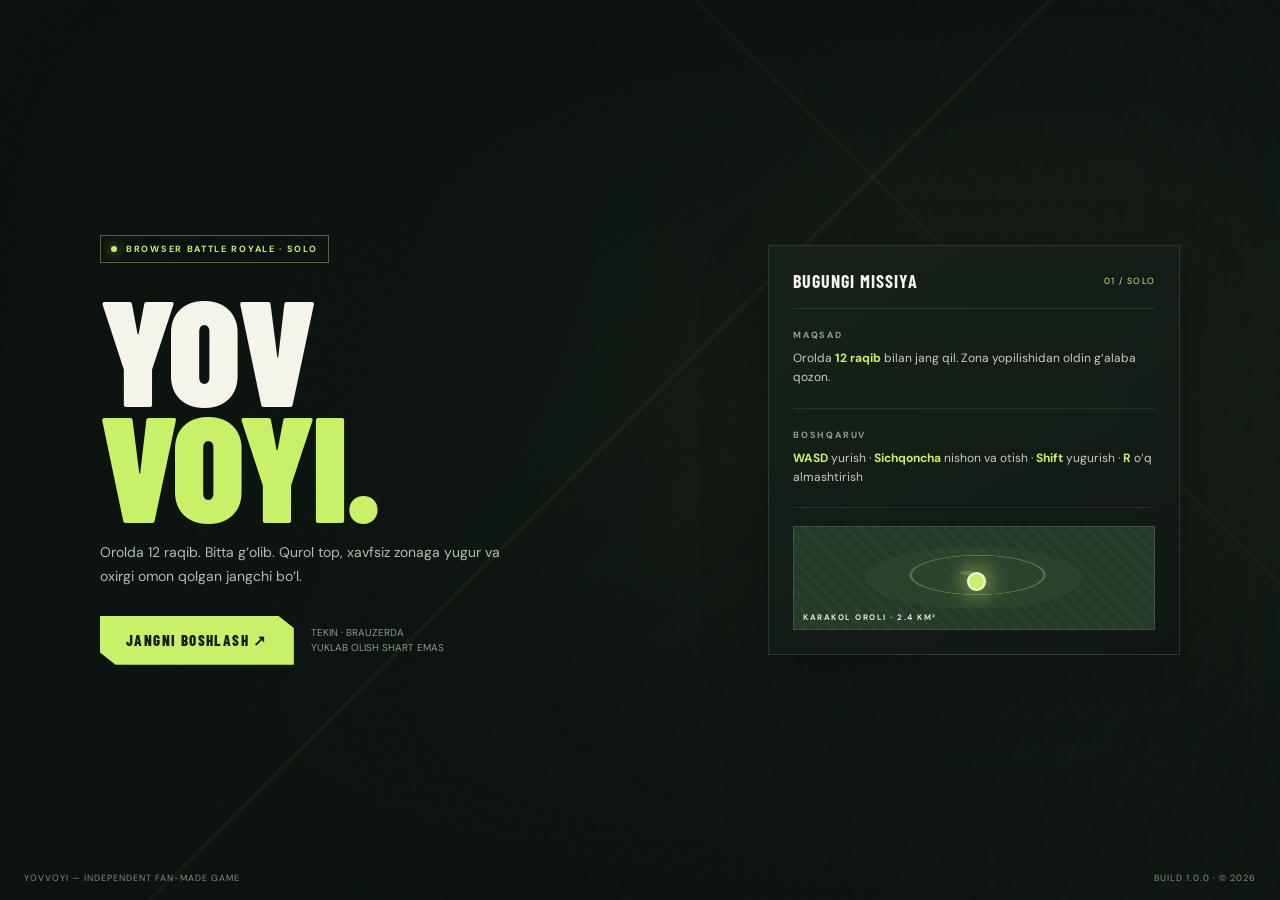
<file: battle-royale.html>
<!doctype html>
<html lang="uz">
<head>
<meta charset="utf-8"><meta name="viewport" content="width=device-width,initial-scale=1,maximum-scale=1,user-scalable=no"><meta name="theme-color" content="#101813"><title>YOVVOYI — Battle Royale</title>
<style>
@import url('https://fonts.googleapis.com/css2?family=Barlow+Condensed:wght@500;600;700;800;900&family=DM+Sans:wght@400;500;600;700&display=swap');
:root{--lime:#c8f169;--ink:#101813;--panel:rgba(12,20,16,.82);--muted:#a9b5a7}*{box-sizing:border-box}html,body{margin:0;width:100%;height:100%;overflow:hidden;background:#101813;color:#f4f4e9;font-family:'DM Sans',sans-serif}button{font:inherit}#game{display:block;width:100%;height:100%;cursor:crosshair}.grain{pointer-events:none;position:fixed;inset:0;opacity:.08;z-index:4;background-image:url("data:image/svg+xml,%3Csvg viewBox='0 0 180 180' xmlns='http://www.w3.org/2000/svg'%3E%3Cfilter id='n'%3E%3CfeTurbulence type='fractalNoise' baseFrequency='.82' numOctaves='3' stitchTiles='stitch'/%3E%3C/filter%3E%3Crect width='100%25' height='100%25' filter='url(%23n)' opacity='.48'/%3E%3C/svg%3E")}.vignette{position:fixed;inset:0;pointer-events:none;z-index:2;box-shadow:inset 0 0 170px 30px #07100dcc}.hud{position:fixed;inset:0;pointer-events:none;z-index:3;display:none}.brand{position:absolute;top:24px;left:28px;display:flex;align-items:center;gap:12px}.brand-mark{width:37px;height:37px;border:1px solid #c8f16980;color:var(--lime);display:grid;place-items:center;font:800 21px 'Barlow Condensed';transform:skew(-8deg)}.brand small,.eyebrow{font:700 10px 'DM Sans';letter-spacing:2px;color:var(--lime)}.brand b{display:block;font:800 19px 'Barlow Condensed';letter-spacing:1px}.stats{position:absolute;top:22px;right:26px;display:flex;gap:10px}.stat{min-width:100px;padding:10px 14px;background:#0d1712c9;border:1px solid #ffffff17;backdrop-filter:blur(10px)}.stat span{display:block;color:#9aa89a;font-size:9px;letter-spacing:1.6px;font-weight:700}.stat strong{font:700 21px 'Barlow Condensed';letter-spacing:.5px}.stat strong em{font-style:normal;color:var(--lime)}.bottom-left{position:absolute;bottom:25px;left:28px;width:230px}.health-row{display:flex;justify-content:space-between;font-size:10px;font-weight:700;letter-spacing:1px;margin-bottom:8px}.health-row span:last-child{color:var(--lime)}.bar{height:7px;background:#d8e3d31c;border:1px solid #ffffff12}.bar i{display:block;height:100%;width:100%;background:linear-gradient(90deg,#8dc33d,var(--lime));transition:width .15s}.weapon{position:absolute;bottom:24px;right:28px;min-width:180px;padding:12px 16px;background:#0d1712dd;border:1px solid #ffffff1b;text-align:right}.weapon b{font:800 19px 'Barlow Condensed';letter-spacing:1px;display:block}.weapon small{font-size:9px;color:#a6b2a5;letter-spacing:1px}.weapon strong{color:var(--lime);font:700 17px 'Barlow Condensed';margin-left:10px}.zone-warning{position:absolute;top:100px;left:50%;transform:translateX(-50%);padding:9px 16px;background:#111a14d9;border:1px solid #c8f16970;color:var(--lime);font-size:10px;font-weight:700;letter-spacing:1.4px;display:none}.toast{position:absolute;top:145px;left:50%;transform:translateX(-50%);padding:10px 16px;background:#111a14ee;border:1px solid #ffffff30;color:#f4f4e9;font-size:12px;opacity:0;transition:opacity .2s}.toast.show{opacity:1}.crosshair{position:absolute;left:50%;top:50%;color:#e9f2d5;font-size:13px;text-shadow:0 1px 5px #000}.mini{position:absolute;right:26px;top:93px;width:138px;height:138px;background:#121b16bd;border:1px solid #ffffff31;border-radius:50%;overflow:hidden}.mini canvas{width:100%;height:100%}.controls{position:absolute;left:50%;bottom:22px;transform:translateX(-50%);font-size:9px;color:#c3ccc0aa;letter-spacing:.7px;white-space:nowrap}.controls kbd{padding:3px 6px;border:1px solid #ffffff30;background:#ffffff0b;border-radius:3px;color:#e5e9dd;font:600 9px 'DM Sans';margin:0 2px}.overlay{position:fixed;inset:0;z-index:5;display:grid;place-items:center;background:linear-gradient(110deg,#0b120feF,#0b120f8a 64%,#10181287),radial-gradient(ellipse at 74% 44%,#526d3440,transparent 52%);padding:24px}.overlay:before{content:'';position:absolute;inset:0;background:linear-gradient(135deg,transparent 48%,#c8f1690d 48.1%,transparent 48.4%),linear-gradient(45deg,transparent 73%,#c8f1690b 73.1%,transparent 73.4%);pointer-events:none}.hero{position:relative;width:min(1080px,100%);display:grid;grid-template-columns:1.2fr .8fr;align-items:center;gap:50px}.hero-copy{max-width:620px}.tag{display:inline-flex;align-items:center;gap:9px;border:1px solid #c8f16960;padding:7px 10px;color:var(--lime);font-size:9px;font-weight:700;letter-spacing:1.7px}.tag i{width:6px;height:6px;border-radius:50%;background:var(--lime);box-shadow:0 0 12px var(--lime)}h1{font:900 clamp(76px,12vw,150px)/.77 'Barlow Condensed';letter-spacing:-3px;margin:27px 0 20px;text-transform:uppercase}h1 span{display:block;color:var(--lime)}.sub{font-size:14px;line-height:1.7;color:#b1bdb0;max-width:430px}.cta{margin-top:27px;display:flex;align-items:center;gap:17px}.play{border:0;background:var(--lime);color:#182014;font:800 15px 'Barlow Condensed';letter-spacing:1.4px;padding:15px 26px;cursor:pointer;clip-path:polygon(0 0,92% 0,100% 25%,100% 100%,8% 100%,0 75%);transition:transform .15s,filter .15s}.play:hover{transform:translateY(-2px);filter:brightness(1.08)}.cta small{color:#8e9b8e;font-size:10px;line-height:1.5}.feature-card{border:1px solid #ffffff1d;background:linear-gradient(145deg,#18241bbf,#101713d9);padding:24px;backdrop-filter:blur(12px);box-shadow:0 20px 60px #0004}.card-head{display:flex;justify-content:space-between;align-items:center;border-bottom:1px solid #ffffff17;padding-bottom:16px}.card-head b{font:700 18px 'Barlow Condensed';letter-spacing:1px}.card-head span{font-size:9px;color:var(--lime);letter-spacing:1.2px}.mission{padding:20px 0;border-bottom:1px solid #ffffff14}.mission:last-child{border:0;padding-bottom:0}.mission-label{font-size:9px;letter-spacing:1.8px;color:#91a08e;font-weight:700}.mission p{font-size:12px;line-height:1.6;color:#c6cec3;margin:8px 0 0}.mission b{color:var(--lime)}.map-art{height:104px;margin-top:18px;border:1px solid #ffffff1b;position:relative;overflow:hidden;background:radial-gradient(ellipse at 48% 45%,#758c4c80 0 2%,transparent 3%),radial-gradient(ellipse at 51% 47%,transparent 0 25%,#c8f16945 25.4% 26%,transparent 26.4%),radial-gradient(ellipse at 50% 50%,#344b3266 0 42%,transparent 43%),repeating-linear-gradient(45deg,#263a2a 0 7px,#2b402d 7px 10px);}.map-art:after{content:'';position:absolute;width:15px;height:15px;border-radius:50%;background:var(--lime);left:48%;top:44%;box-shadow:0 0 20px 6px #c8f16970;border:2px solid #f5ffd9}.map-label{position:absolute;bottom:7px;left:9px;color:#e2ebd8;font-size:8px;letter-spacing:1.5px;font-weight:700}.footer{position:fixed;bottom:16px;left:24px;right:24px;display:flex;justify-content:space-between;color:#809080;font-size:9px;letter-spacing:1px;z-index:6}.hide{display:none!important}.result-title{font:900 68px/.9 'Barlow Condensed';margin:18px 0 8px}.result-title.win{color:var(--lime)}.result-copy{color:#b4c0b2;font-size:13px}.touch{display:none;position:fixed;z-index:4;bottom:22px;left:18px;width:112px;height:112px;border-radius:50%;background:#ffffff14;border:1px solid #ffffff2a;touch-action:none;pointer-events:auto}.touch:after{content:'';position:absolute;width:42px;height:42px;border-radius:50%;background:#c8f16978;border:1px solid #c8f169;left:34px;top:34px}.fire-touch{display:none;position:fixed;z-index:4;right:24px;bottom:36px;width:68px;height:68px;border-radius:50%;border:1px solid #c8f16988;background:#c8f16928;color:var(--lime);font-size:11px;font-weight:800;pointer-events:auto;touch-action:none}
@media(max-width:760px){.hero{grid-template-columns:1fr;gap:24px}.hero-copy{padding-top:10px}h1{font-size:clamp(72px,19vw,122px);margin:22px 0 15px}.feature-card{padding:17px}.mission{padding:12px 0}.mission p{margin-top:5px}.map-art{height:70px;margin-top:10px}.footer{font-size:8px}.stats{top:12px;right:12px;gap:5px}.stat{min-width:68px;padding:7px 8px}.stat strong{font-size:17px}.stat span{font-size:7px}.brand{top:13px;left:12px}.brand-mark{width:30px;height:30px}.brand b{font-size:15px}.mini{top:75px;right:12px;width:100px;height:100px}.bottom-left{bottom:20px;left:12px;width:165px}.weapon{bottom:18px;right:12px;min-width:140px;padding:8px 10px}.controls{display:none}.touch,.fire-touch{display:block}.zone-warning{top:86px;font-size:8px}.toast{top:122px}.overlay{padding:17px}.sub{font-size:12px}.feature-card{max-width:500px}}
@media(max-height:700px) and (min-width:761px){.hero{transform:scale(.88)}h1{font-size:110px}.overlay{padding:10px}}
</style>
</head>
<body>
<canvas id="game" aria-label="Yovvoyi battle royale o‘yini"></canvas><div class="grain"></div><div class="vignette"></div>
<div class="hud" id="hud"><div class="brand"><div class="brand-mark">Y</div><div><small>LAST ONE STANDING</small><b>YOVVOYI</b></div></div><div class="stats"><div class="stat"><span>JANGCHILAR</span><strong id="players">13</strong></div><div class="stat"><span>ELIMINATSIYA</span><strong><em id="kills">0</em></strong></div><div class="stat"><span>ZONA</span><strong id="timer">00:45</strong></div></div><div class="zone-warning" id="warning">⚠ XAVFSIZ ZONA QISQARMOQDA</div><div class="toast" id="toast">O‘q-dori olindi</div><div class="crosshair">＋</div><div class="mini"><canvas id="minimap" width="138" height="138"></canvas></div><div class="bottom-left"><div class="health-row"><span>JON</span><span id="healthText">100 / 100</span></div><div class="bar"><i id="healthBar"></i></div></div><div class="weapon"><small>ASOSIY QUROL</small><b>RANGER <strong id="ammo">30 / ∞</strong></b></div><div class="controls"><kbd>W</kbd><kbd>A</kbd><kbd>S</kbd><kbd>D</kbd> HARAKAT &nbsp; <kbd>SHIFT</kbd> YUGURISH &nbsp; SICHQONCHA NISHON &nbsp; BOSING OTISH &nbsp; <kbd>R</kbd> QAYTA O‘Q</div></div>
<div class="touch" id="stick"></div><button class="fire-touch" id="fireTouch">OTISH</button>
<section class="overlay" id="menu"><div class="hero"><div class="hero-copy"><div class="tag"><i></i> BROWSER BATTLE ROYALE · SOLO</div><h1>YOV<span>VOYI.</span></h1><p class="sub">Orolda 12 raqib. Bitta g‘olib. Qurol top, xavfsiz zonaga yugur va oxirgi omon qolgan jangchi bo‘l.</p><div class="cta"><button class="play" id="start">JANGNI BOSHLASH <span>↗</span></button><small>TEKIN · BRAUZERDA<br>YUKLAB OLISH SHART EMAS</small></div></div><aside class="feature-card"><div class="card-head"><b>BUGUNGI MISSIYA</b><span>01 / SOLO</span></div><div class="mission"><div class="mission-label">MAQSAD</div><p>Orolda <b>12 raqib</b> bilan jang qil. Zona yopilishidan oldin g‘alaba qozon.</p></div><div class="mission"><div class="mission-label">BOSHQARUV</div><p><b>WASD</b> yurish · <b>Sichqoncha</b> nishon va otish · <b>Shift</b> yugurish · <b>R</b> o‘q almashtirish</p></div><div class="map-art"><span class="map-label">KARAKOL OROLI · 2.4 KM²</span></div></aside></div><div class="footer"><span>YOVVOYI — INDEPENDENT FAN-MADE GAME</span><span>BUILD 1.0.0 · © 2026</span></div></section>
<section class="overlay hide" id="result"><div class="hero" style="grid-template-columns:1fr;max-width:680px"><div class="hero-copy"><div class="tag"><i></i> JANG YAKUNLANDI</div><div class="result-title" id="resultTitle">G‘ALABA!</div><p class="result-copy" id="resultCopy">Sen orolning so‘nggi jangchisisan.</p><div class="cta"><button class="play" id="again">YANA JANG QILISH ↗</button></div></div></div></section>
<script>
(()=>{'use strict';
const canvas=document.getElementById('game'),ctx=canvas.getContext('2d'),mini=document.getElementById('minimap').getContext('2d');
const W=2200,H=1700,keys={},mouse={x:innerWidth/2,y:innerHeight/2,down:false};let running=false,raf=0,last=0,elapsed=0,kills=0,toastTimer=0,zoneWarned=false,shots=[],loot=[],decor=[],bots=[],player,camera={x:0,y:0},zone={x:W/2,y:H/2,r:790,start:790,min:115,delay:35,duration:190};
function resize(){const d=Math.min(devicePixelRatio||1,2);canvas.width=innerWidth*d;canvas.height=innerHeight*d;canvas.style.width=innerWidth+'px';canvas.style.height=innerHeight+'px';ctx.setTransform(d,0,0,d,0,0)}addEventListener('resize',resize);resize();
function rand(a,b){return a+Math.random()*(b-a)}function clamp(v,a,b){return Math.max(a,Math.min(b,v))}function dist(a,b){return Math.hypot(a.x-b.x,a.y-b.y)}
function newGame(){elapsed=0;kills=0;zone={x:W/2+rand(-130,130),y:H/2+rand(-100,100),r:790,start:790,min:115,delay:35,duration:190};zoneWarned=false;player={x:W/2,y:H/2,hp:100,ammo:30,reload:0,fire:0,angle:0,alive:true,speed:210};bots=[];shots=[];loot=[];decor=[];
 for(let i=0;i<75;i++){let x=rand(65,W-65),y=rand(65,H-65);decor.push({x,y,type:Math.random()<.58?'tree':'rock',s:rand(.75,1.35),shade:rand(0,1)})}
 // Abandoned structures and supply crates
 for(let i=0;i<16;i++){const x=rand(100,W-180),y=rand(100,H-150);decor.push({x,y,type:'house',w:rand(68,112),h:rand(54,88),shade:rand(0,1)})}
 for(let i=0;i<20;i++){const a=rand(0,Math.PI*2),r=rand(160,700);let x=clamp(zone.x+Math.cos(a)*r,60,W-60),y=clamp(zone.y+Math.sin(a)*r,60,H-60);loot.push({x,y,type:Math.random()<.72?'ammo':'med',active:true})}
 for(let i=0;i<12;i++){let a=rand(0,6.28),r=rand(170,730);bots.push({x:clamp(player.x+Math.cos(a)*r,60,W-60),y:clamp(player.y+Math.sin(a)*r,60,H-60),hp:100,alive:true,angle:0,speed:rand(82,115),fire:rand(.5,2),wander:rand(0,6),tx:0,ty:0,flash:0})}
 document.getElementById('kills').textContent='0';document.getElementById('players').textContent='13';document.getElementById('ammo').textContent='30 / ∞';document.getElementById('healthText').textContent='100 / 100';document.getElementById('healthBar').style.width='100%';document.getElementById('warning').style.display='none';document.getElementById('result').classList.add('hide');document.getElementById('menu').classList.add('hide');document.getElementById('hud').style.display='block';running=true;last=performance.now();cancelAnimationFrame(raf);raf=requestAnimationFrame(loop)}
function say(text){const e=document.getElementById('toast');e.textContent=text;e.classList.add('show');clearTimeout(toastTimer);toastTimer=setTimeout(()=>e.classList.remove('show'),1400)}
function reload(){if(player.ammo<30&&player.reload<=0){player.reload=1.15;say('Qayta o‘qlanmoqda...')}}
function shoot(from,angle,who){if(who===player&&player.reload>0)return;if(who===player&&player.ammo<=0){reload();return}if(who===player)player.ammo--;shots.push({x:from.x+Math.cos(angle)*20,y:from.y+Math.sin(angle)*20,vx:Math.cos(angle)*780,vy:Math.sin(angle)*780,life:.7,owner:who===player?'player':'bot',damage:who===player?34:12});if(who===player)document.getElementById('ammo').textContent=`${player.ammo} / ∞`}
function endGame(win){running=false;document.getElementById('hud').style.display='none';const r=document.getElementById('result'),title=document.getElementById('resultTitle');title.textContent=win?'G‘ALABA!':'O‘YIN TUGADI';title.className='result-title'+(win?' win':'');document.getElementById('resultCopy').textContent=win?`Sen orolning so‘nggi jangchisisan. ${kills} ta raqibni yengding.`:`${kills} ta raqibni yengding. Keyingi jangda omad!`;r.classList.remove('hide')}
function update(dt){elapsed+=dt;let shrinking=Math.max(0,elapsed-zone.delay)/zone.duration;zone.r=zone.start-(zone.start-zone.min)*clamp(shrinking,0,1);if(elapsed>zone.delay&&!zoneWarned){document.getElementById('warning').style.display='block';zoneWarned=true}if(elapsed>zone.delay+zone.duration)document.getElementById('warning').textContent='⚠ ZONA YOPILDI — MARKAZGA YUR!';
 let dx=(keys.KeyD?1:0)-(keys.KeyA?1:0),dy=(keys.KeyS?1:0)-(keys.KeyW?1:0);if(touchDir.x||touchDir.y){dx+=touchDir.x;dy+=touchDir.y}const len=Math.hypot(dx,dy)||1,sprint=keys.ShiftLeft||keys.ShiftRight;player.x=clamp(player.x+dx/len*player.speed*(sprint?1.38:1)*dt,20,W-20);player.y=clamp(player.y+dy/len*player.speed*(sprint?1.38:1)*dt,20,H-20);let sx=player.x-camera.x,sy=player.y-camera.y;player.angle=Math.atan2(mouse.y-sy,mouse.x-sx);player.fire=Math.max(0,player.fire-dt);if(mouse.down&&player.fire<=0){shoot(player,player.angle,player);player.fire=.115}if(player.reload>0){player.reload-=dt;if(player.reload<=0){player.ammo=30;document.getElementById('ammo').textContent='30 / ∞';say('Qurol tayyor')}}
 for(const b of bots){if(!b.alive)continue;b.fire-=dt;b.wander-=dt;b.flash=Math.max(0,b.flash-dt);const d=dist(b,player),safe=Math.hypot(b.x-zone.x,b.y-zone.y)>zone.r-45;if(safe){b.tx=zone.x+rand(-zone.r*.35,zone.r*.35);b.ty=zone.y+rand(-zone.r*.35,zone.r*.35);b.wander=1.2}else if(d<440){b.tx=player.x+rand(-90,90);b.ty=player.y+rand(-90,90)}else if(b.wander<=0){b.tx=b.x+rand(-230,230);b.ty=b.y+rand(-230,230);b.wander=rand(1.5,4)}let a=Math.atan2(b.ty-b.y,b.tx-b.x);if(d<360){a=Math.atan2(player.y-b.y,player.x-b.x);b.angle=a;if(d>155){b.x+=Math.cos(a)*b.speed*dt;b.y+=Math.sin(a)*b.speed*dt}if(d<330&&b.fire<=0){shoot(b,a,b);b.fire=rand(.8,1.5)}}else{b.x+=Math.cos(a)*b.speed*.55*dt;b.y+=Math.sin(a)*b.speed*.55*dt;b.angle=a}b.x=clamp(b.x,20,W-20);b.y=clamp(b.y,20,H-20);if(Math.hypot(b.x-zone.x,b.y-zone.y)>zone.r){b.hp-=7*dt;if(b.hp<=0)b.alive=false}}
 for(let i=shots.length-1;i>=0;i--){let s=shots[i];s.x+=s.vx*dt;s.y+=s.vy*dt;s.life-=dt;if(s.owner==='player'){for(const b of bots){if(b.alive&&Math.hypot(s.x-b.x,s.y-b.y)<19){b.hp-=s.damage;b.flash=.12;s.life=0;if(b.hp<=0){b.alive=false;kills++;document.getElementById('kills').textContent=kills;loot.push({x:b.x,y:b.y,type:Math.random()<.5?'ammo':'med',active:true});say('Raqib yo‘q qilindi +1')}break}}}else if(Math.hypot(s.x-player.x,s.y-player.y)<18){player.hp-=s.damage;s.life=0;document.getElementById('healthText').textContent=`${Math.max(0,Math.ceil(player.hp))} / 100`;document.getElementById('healthBar').style.width=clamp(player.hp,0,100)+'%';if(player.hp<=0){player.alive=false;endGame(false)}}if(s.life<=0||s.x<0||s.y<0||s.x>W||s.y>H)shots.splice(i,1)}
 if(Math.hypot(player.x-zone.x,player.y-zone.y)>zone.r){player.hp-=12*dt;document.getElementById('healthText').textContent=`${Math.max(0,Math.ceil(player.hp))} / 100`;document.getElementById('healthBar').style.width=clamp(player.hp,0,100)+'%';if(player.hp<=0)endGame(false)}
 for(const l of loot){if(l.active&&Math.hypot(player.x-l.x,player.y-l.y)<30){l.active=false;if(l.type==='med'){player.hp=Math.min(100,player.hp+30);document.getElementById('healthText').textContent=`${Math.ceil(player.hp)} / 100`;document.getElementById('healthBar').style.width=player.hp+'%';say('Dori olindi +30 jon')}else{player.ammo=Math.min(30,player.ammo+10);document.getElementById('ammo').textContent=`${player.ammo} / ∞`;say('O‘q-dori olindi')}}}
 const alive=bots.filter(b=>b.alive).length;document.getElementById('players').textContent=alive+(player.alive?1:0);const remain=Math.max(0,zone.delay+zone.duration-elapsed);document.getElementById('timer').textContent=remain>0?`${String(Math.floor(remain/60)).padStart(2,'0')}:${String(Math.floor(remain%60)).padStart(2,'0')}`:'00:00';if(alive===0&&player.alive)endGame(true);
 camera.x=clamp(player.x-innerWidth/2,0,W-innerWidth);camera.y=clamp(player.y-innerHeight/2,0,H-innerHeight);if(W<innerWidth)camera.x=(W-innerWidth)/2;if(H<innerHeight)camera.y=(H-innerHeight)/2;
}
function draw(){const vw=innerWidth,vh=innerHeight;ctx.clearRect(0,0,vw,vh);ctx.save();ctx.translate(-camera.x,-camera.y);ctx.fillStyle='#283b2c';ctx.fillRect(0,0,W,H);
 // subtle terrain patches
 for(let i=0;i<90;i++){let x=(i*293)%W,y=(i*557)%H;ctx.fillStyle=i%2?'#314532':'#354936';ctx.globalAlpha=.38;ctx.beginPath();ctx.ellipse(x,y,rand(45,105),rand(24,62),i*.5,0,Math.PI*2);ctx.fill()}ctx.globalAlpha=1;
 // winding dirt paths
 ctx.strokeStyle='#8c805b';ctx.globalAlpha=.34;ctx.lineWidth=34;ctx.lineCap='round';ctx.beginPath();ctx.moveTo(-20,H*.67);ctx.bezierCurveTo(W*.24,H*.52,W*.28,H*.77,W*.47,H*.47);ctx.bezierCurveTo(W*.66,H*.18,W*.73,H*.56,W+20,H*.34);ctx.stroke();ctx.globalAlpha=1;
 for(const o of decor){if(o.type==='tree'){ctx.fillStyle='#1b2b20';ctx.beginPath();ctx.ellipse(o.x+3,o.y+7,15*o.s,10*o.s,0,0,6.28);ctx.fill();ctx.fillStyle=o.shade>.5?'#466044':'#3e5a3d';ctx.beginPath();ctx.arc(o.x,o.y,13*o.s,0,6.28);ctx.fill();ctx.fillStyle='#58744b';ctx.beginPath();ctx.arc(o.x-4*o.s,o.y-4*o.s,7*o.s,0,6.28);ctx.fill()}else if(o.type==='rock'){ctx.fillStyle='#667264';ctx.beginPath();ctx.ellipse(o.x,o.y,10*o.s,7*o.s,.2,0,6.28);ctx.fill();ctx.fillStyle='#899182';ctx.beginPath();ctx.ellipse(o.x-2,o.y-2,5*o.s,3*o.s,.2,0,6.28);ctx.fill()}else{ctx.fillStyle='#17231b';ctx.fillRect(o.x+4,o.y+5,o.w,o.h);ctx.fillStyle=o.shade>.5?'#8a7959':'#776e51';ctx.fillRect(o.x,o.y,o.w,o.h);ctx.fillStyle='#aa9366';ctx.fillRect(o.x+5,o.y+5,o.w-10,o.h-10);ctx.fillStyle='#34402e';ctx.fillRect(o.x+o.w*.4,o.y+o.h*.4,15,12);ctx.strokeStyle='#c1a87a';ctx.lineWidth=2;ctx.strokeRect(o.x,o.y,o.w,o.h)}}
 // zone edge and danger wash
 ctx.beginPath();ctx.rect(0,0,W,H);ctx.arc(zone.x,zone.y,zone.r,0,Math.PI*2,true);ctx.fillStyle='rgba(156,55,50,.17)';ctx.fill('evenodd');ctx.strokeStyle='#d5e889';ctx.lineWidth=4;ctx.setLineDash([12,10]);ctx.beginPath();ctx.arc(zone.x,zone.y,zone.r,0,6.28);ctx.stroke();ctx.setLineDash([]);
 for(const l of loot){if(!l.active)continue;ctx.fillStyle=l.type==='med'?'#75e4c1':'#f2cd72';ctx.shadowColor=ctx.fillStyle;ctx.shadowBlur=15;ctx.save();ctx.translate(l.x,l.y);ctx.rotate(Math.PI/4);ctx.fillRect(-6,-6,12,12);ctx.restore();ctx.shadowBlur=0;ctx.fillStyle='#101713';ctx.font='bold 8px sans-serif';ctx.textAlign='center';ctx.fillText(l.type==='med'?'+':'•',l.x,l.y+3)}
 for(const b of bots){if(!b.alive)continue;drawFighter(b,false)}drawFighter(player,true);
 for(const s of shots){ctx.strokeStyle=s.owner==='player'?'#ffe9a4':'#ff9b72';ctx.lineWidth=3;ctx.globalAlpha=.85;ctx.beginPath();ctx.moveTo(s.x,s.y);ctx.lineTo(s.x-s.vx*.025,s.y-s.vy*.025);ctx.stroke()}ctx.globalAlpha=1;
 ctx.restore();drawMini();}
function drawFighter(p,isPlayer){ctx.save();ctx.translate(p.x,p.y);ctx.rotate(p.angle);ctx.fillStyle='#162018';ctx.beginPath();ctx.ellipse(0,5,14,10,0,0,6.28);ctx.fill();ctx.fillStyle=isPlayer?'#c8f169':(p.flash?'#fff':'#d88969');ctx.beginPath();ctx.arc(0,0,10,0,6.28);ctx.fill();ctx.fillStyle=isPlayer?'#576d34':'#60453e';ctx.fillRect(3,-3,20,6);ctx.fillStyle='#e5e9d8';ctx.fillRect(5,-1,18,2);ctx.restore();if(!isPlayer&&p.hp<100){ctx.fillStyle='#142019';ctx.fillRect(p.x-12,p.y-18,24,3);ctx.fillStyle='#e38e6c';ctx.fillRect(p.x-12,p.y-18,24*clamp(p.hp/100,0,1),3)}}
function drawMini(){const c=mini;c.clearRect(0,0,138,138);c.save();c.beginPath();c.arc(69,69,67,0,6.28);c.clip();c.fillStyle='#263a2b';c.fillRect(0,0,138,138);const scale=134/Math.max(W,H);c.fillStyle='#c8f16925';c.beginPath();c.arc(zone.x*scale+2,zone.y*scale+2,zone.r*scale,0,6.28);c.fill();c.strokeStyle='#d4ed86';c.lineWidth=1.5;c.beginPath();c.arc(zone.x*scale+2,zone.y*scale+2,zone.r*scale,0,6.28);c.stroke();for(const b of bots)if(b.alive){c.fillStyle='#e38969';c.fillRect(b.x*scale, b.y*scale,3,3)}c.fillStyle='#c8f169';c.beginPath();c.arc(player.x*scale+2,player.y*scale+2,3,0,6.28);c.fill();c.restore()}
function loop(now){if(!running)return;const dt=Math.min((now-last)/1000,.04);last=now;update(dt);if(!running)return;draw();raf=requestAnimationFrame(loop)}
addEventListener('keydown',e=>{keys[e.code]=true;if(e.code==='KeyR')reload();if(['Space','ArrowUp','ArrowDown','ArrowLeft','ArrowRight'].includes(e.code))e.preventDefault()});addEventListener('keyup',e=>keys[e.code]=false);canvas.addEventListener('mousemove',e=>{mouse.x=e.clientX;mouse.y=e.clientY});canvas.addEventListener('mousedown',e=>{if(e.button===0)mouse.down=true});addEventListener('mouseup',()=>mouse.down=false);canvas.addEventListener('contextmenu',e=>e.preventDefault());
document.getElementById('start').onclick=newGame;document.getElementById('again').onclick=newGame;
let touchDir={x:0,y:0},touchOrigin=null;const stick=document.getElementById('stick');stick.addEventListener('pointerdown',e=>{stick.setPointerCapture(e.pointerId);touchOrigin={x:e.clientX,y:e.clientY};moveStick(e)});stick.addEventListener('pointermove',e=>{if(touchOrigin)moveStick(e)});stick.addEventListener('pointerup',()=>{touchOrigin=null;touchDir={x:0,y:0}});function moveStick(e){let dx=e.clientX-touchOrigin.x,dy=e.clientY-touchOrigin.y,l=Math.hypot(dx,dy)||1,m=Math.min(l,38);touchDir={x:dx/l*m/38,y:dy/l*m/38}}
const fire=document.getElementById('fireTouch');fire.addEventListener('pointerdown',e=>{e.preventDefault();mouse.down=true});fire.addEventListener('pointerup',()=>mouse.down=false);fire.addEventListener('pointercancel',()=>mouse.down=false);
})();
</script></body></html>
</file>
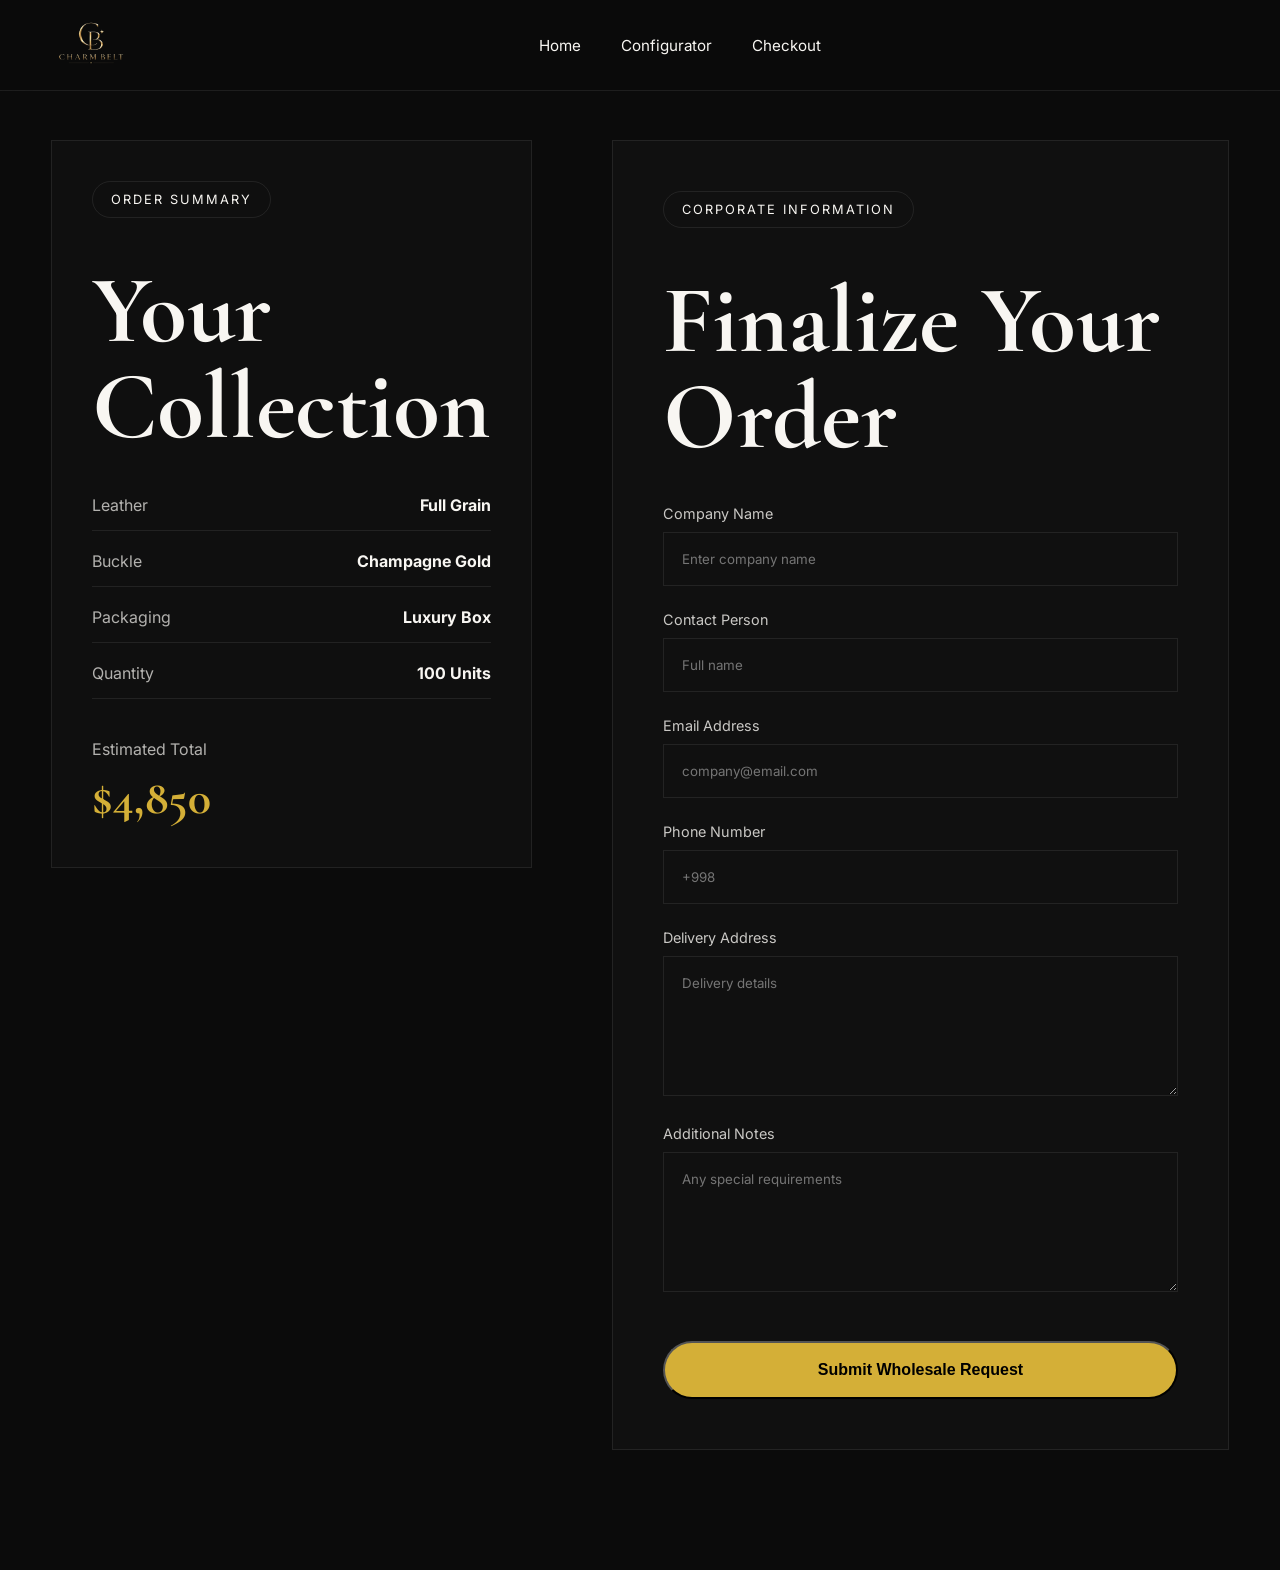
<file: checkout.html>
<!doctype html>
<html lang="en">
  <head>
    <meta charset="UTF-8" />
    <meta name="viewport" content="width=device-width, initial-scale=1.0" />

    <title>BELT | Corporate Checkout</title>

    <link rel="preconnect" href="https://fonts.googleapis.com" />
    <link rel="preconnect" href="https://fonts.gstatic.com" crossorigin />

    <link
      href="https://fonts.googleapis.com/css2?family=Cormorant+Garamond:wght@400;500;600;700&family=Inter:wght@300;400;500;600&display=swap"
      rel="stylesheet"
    />

    <link rel="stylesheet" href="assets/css/style.css" />
    <link
      rel="shortcut icon"
      href="./assets/img/favicon.ico"
      type="image/x-icon"
    />
  </head>

  <body>
    <header class="header">
      <div class="container">
        <nav class="navbar">
          <a href="index.html" class="logo"
            ><img src="./assets/img/logo.png" alt=""
          /></a>

          <ul class="nav-links">
            <li>
              <a href="index.html">Home</a>
            </li>

            <li>
              <a href="configurator.html">Configurator</a>
            </li>

            <li>
              <a href="#">Checkout</a>
            </li>
          </ul>

          <div class="nav-actions">
            <!-- <button id="themeToggle" class="theme-btn">◐</button> -->
          </div>
        </nav>
      </div>
    </header>

    <section class="checkout-page">
      <div class="container">
        <div class="checkout-grid">
          <!-- ORDER SUMMARY -->

          <div class="order-summary">
            <span class="eyebrow"> Order Summary </span>

            <h2>Your Collection</h2>

            <div class="summary-box">
              <div class="summary-row">
                <span>Leather</span>
                <strong>Full Grain</strong>
              </div>

              <div class="summary-row">
                <span>Buckle</span>
                <strong>Champagne Gold</strong>
              </div>

              <div class="summary-row">
                <span>Packaging</span>
                <strong>Luxury Box</strong>
              </div>

              <div class="summary-row">
                <span>Quantity</span>
                <strong>100 Units</strong>
              </div>
            </div>

            <div class="summary-total">
              <span>Estimated Total</span>

              <h3>$4,850</h3>
            </div>
          </div>

          <!-- FORM -->

          <div class="checkout-form">
            <span class="eyebrow"> Corporate Information </span>

            <h2>Finalize Your Order</h2>

            <form>
              <div class="form-group">
                <label> Company Name </label>

                <input type="text" placeholder="Enter company name" />
              </div>

              <div class="form-group">
                <label> Contact Person </label>

                <input type="text" placeholder="Full name" />
              </div>

              <div class="form-group">
                <label> Email Address </label>

                <input type="email" placeholder="company@email.com" />
              </div>

              <div class="form-group">
                <label> Phone Number </label>

                <input type="tel" placeholder="+998" />
              </div>

              <div class="form-group">
                <label> Delivery Address </label>

                <textarea placeholder="Delivery details"></textarea>
              </div>

              <div class="form-group">
                <label> Additional Notes </label>

                <textarea placeholder="Any special requirements"></textarea>
              </div>

              <button type="submit" class="btn-primary checkout-btn">
                Submit Wholesale Request
              </button>
            </form>
          </div>
        </div>
      </div>
    </section>

    <script src="assets/js/main.js"></script>
  </body>
</html>
</file>
<file: assets/css/style.css>
:root {
  --obsidian: #0b0b0b;
  --espresso: #1a1512;
  --gold: #d4af37;
  --gold-soft: #b99528;
  --ivory: #f8f6f2;

  --ghost: rgba(255, 255, 255, 0.08);
  --ghost2: rgba(255, 255, 255, 0.04);

  --hero: clamp(4rem, 12vw, 12rem);
  --display: clamp(3rem, 8vw, 6rem);
  --h1: clamp(2rem, 5vw, 4rem);
  --h2: clamp(1.5rem, 4vw, 3rem);

  --body: clamp(0.95rem, 1vw, 1.1rem);
}

* {
  margin: 0;
  padding: 0;
  box-sizing: border-box;
}

html {
  scroll-behavior: smooth;
}

body {
  background: var(--obsidian);
  color: var(--ivory);

  font-family: "Inter", sans-serif;

  overflow-x: hidden;
}

a {
  text-decoration: none;
  color: inherit;
}

img {
  display: block;
  max-width: 100%;
}

.container {
  width: min(92%, 1500px);
  margin: auto;
}

/* SCROLLBAR */

::-webkit-scrollbar {
  width: 10px;
}

::-webkit-scrollbar-track {
  background: #080808;
}

::-webkit-scrollbar-thumb {
  background: var(--gold);
  border-radius: 20px;
}

/* NOISE */

.noise {
  position: fixed;
  inset: 0;

  background-image: radial-gradient(
    circle at 20% 20%,
    rgba(255, 255, 255, 0.02) 1px,
    transparent 1px
  );

  background-size: 6px 6px;

  pointer-events: none;

  z-index: -1;
}

/* CURSOR */

.cursor-glow {
  position: fixed;

  width: 400px;
  height: 400px;

  border-radius: 50%;

  background: radial-gradient(
    circle,
    rgba(212, 175, 55, 0.12),
    transparent 70%
  );

  pointer-events: none;

  transform: translate(-50%, -50%);

  z-index: -1;
}

/* HEADER */

.header {
  position: fixed;

  top: 0;
  left: 0;

  width: 100%;

  z-index: 1000;

  backdrop-filter: blur(20px);

  background: rgba(11, 11, 11, 0.6);

  border-bottom: 1px solid var(--ghost);
}

.navbar {
  height: 90px;

  display: flex;
  align-items: center;
  justify-content: space-between;
}

.logo {
  width: 80px;
  height: 80px;
}

.nav-links {
  display: flex;
  gap: 40px;

  list-style: none;
}

.nav-links a {
  font-size: 0.95rem;

  position: relative;
}

.nav-links a::after {
  content: "";

  position: absolute;

  left: 0;
  bottom: -8px;

  width: 0;
  height: 1px;

  background: var(--gold);

  transition: 0.3s;
}

.nav-links a:hover::after {
  width: 100%;
}

.nav-actions {
  display: flex;
  align-items: center;
  gap: 20px;
}

.theme-btn {
  width: 44px;
  height: 44px;

  border: 1px solid var(--ghost);

  background: none;

  color: var(--ivory);

  cursor: pointer;

  border-radius: 50%;
}

.burger {
  display: none;

  background: none;
  border: none;

  cursor: pointer;
}

.burger span {
  display: block;

  width: 28px;
  height: 2px;

  margin: 6px 0;

  background: var(--ivory);
}

/* MOBILE MENU */

.mobile-menu {
  position: fixed;

  top: 90px;
  left: -100%;

  width: 100%;

  background: #111;

  display: flex;
  flex-direction: column;

  padding: 30px;

  gap: 25px;

  transition: 0.4s;

  z-index: 999;
}

.mobile-menu.active {
  left: 0;
}

/* HERO */

.hero {
  min-height: 100vh;

  display: flex;
  align-items: center;

  padding-top: 90px;
}

.hero-grid {
  display: grid;

  grid-template-columns: 1.2fr 0.8fr;

  align-items: center;

  gap: 60px;
}

.eyebrow {
  display: inline-block;

  padding: 10px 18px;

  border: 1px solid var(--ghost);

  border-radius: 100px;

  font-size: 0.8rem;

  letter-spacing: 2px;
  text-transform: uppercase;

  margin-bottom: 25px;
}

.hero-content h1 {
  font-family: "Cormorant Garamond", serif;

  font-size: var(--hero);

  line-height: 0.85;

  margin-bottom: 25px;
}

.hero-content p {
  max-width: 500px;

  font-size: 1.1rem;

  line-height: 1.8;

  opacity: 0.75;
}

.hero-buttons {
  display: flex;
  gap: 20px;

  margin-top: 40px;
}

.btn-primary {
  padding: 18px 34px;

  background: var(--gold);

  color: #000;

  font-weight: 600;

  border-radius: 999px;

  transition: 0.35s;
}

.btn-primary:hover {
  transform: translateY(-4px);
}

.btn-secondary {
  padding: 18px 34px;

  border: 1px solid var(--ghost);

  border-radius: 999px;
}

.hero-visual {
  position: relative;

  height: 700px;

  display: flex;
  align-items: center;
  justify-content: center;
}
/* BELT SHOWCASE */

.belt-showcase {
  position: relative;

  width: 100%;
  height: 100%;

  display: flex;
  align-items: center;
  justify-content: center;
}

.belt-image {
  width: min(650px, 100%);

  filter: drop-shadow(0 40px 80px rgba(0, 0, 0, 0.7));

  transform: rotate(-12deg);

  animation: floatBelt 8s ease-in-out infinite;
}

@keyframes floatBelt {
  0%,
  100% {
    transform: rotate(-12deg) translateY(0);
  }

  50% {
    transform: rotate(-8deg) translateY(-20px);
  }
}

.floating-card {
  position: absolute;

  padding: 18px 22px;

  background: rgba(255, 255, 255, 0.03);

  backdrop-filter: blur(20px);

  border: 1px solid var(--ghost);

  border-radius: 18px;

  font-size: 0.9rem;

  line-height: 1.7;
}

.top-card {
  top: 15%;
  right: 0;
}

.bottom-card {
  bottom: 15%;
  left: 0;
}

/* STORY */

.story {
  padding: 140px 0;
}

.section-title {
  margin-bottom: 80px;
}

.section-title span {
  color: var(--gold);

  letter-spacing: 3px;

  text-transform: uppercase;

  font-size: 0.8rem;
}

.section-title h2 {
  font-family: "Cormorant Garamond", serif;

  font-size: var(--display);

  margin-top: 20px;

  line-height: 1;
}

.story-grid {
  display: grid;

  grid-template-columns: 1fr 1fr;

  gap: 80px;

  align-items: center;
}

.story-text {
  font-size: 1.05rem;

  line-height: 2;

  opacity: 0.85;
}

.story-text p {
  margin-bottom: 25px;
}

.story-image {
  height: 600px;

  position: relative;
}

.image-frame {
  width: 100%;
  height: 100%;

  border: 1px solid var(--ghost);

  background: linear-gradient(
    135deg,
    rgba(212, 175, 55, 0.06),
    rgba(255, 255, 255, 0.01)
  );

  position: relative;

  overflow: hidden;
}

.image-frame::before {
  content: "";

  position: absolute;

  inset: 40px;

  border: 1px solid var(--ghost);
}

/* STATS */

.stats {
  padding: 120px 0;

  border-top: 1px solid var(--ghost);

  border-bottom: 1px solid var(--ghost);
}

.stats-grid {
  display: grid;

  grid-template-columns: repeat(4, 1fr);

  gap: 30px;
}

.stat {
  padding: 40px;

  border: 1px solid var(--ghost);

  background: rgba(255, 255, 255, 0.02);
}

.stat h3 {
  font-family: "Cormorant Garamond", serif;

  font-size: 4rem;

  color: var(--gold);

  margin-bottom: 10px;
}

.stat p {
  opacity: 0.7;
}

/* FEATURE */

.feature {
  padding: 150px 0;
}

.feature-grid {
  display: grid;

  grid-template-columns: 1fr 1fr;

  gap: 100px;

  align-items: center;
}

.feature-left h2 {
  font-family: "Cormorant Garamond", serif;

  font-size: var(--display);

  line-height: 1;

  margin: 25px 0;
}

.feature-left p {
  line-height: 2;

  opacity: 0.8;

  max-width: 500px;

  margin-bottom: 40px;
}

.feature-right {
  display: grid;

  grid-template-columns: repeat(2, 1fr);

  gap: 25px;
}

.feature-box {
  padding: 40px;

  border: 1px solid var(--ghost);

  background: rgba(255, 255, 255, 0.02);

  transition: 0.35s;

  min-height: 220px;
}

.feature-box:hover {
  transform: translateY(-8px);

  border-color: var(--gold);
}

.feature-box span {
  font-size: 3rem;

  font-family: "Cormorant Garamond", serif;

  color: var(--gold);

  display: block;

  margin-bottom: 25px;
}

.feature-box h4 {
  font-size: 1.2rem;

  font-weight: 500;

  line-height: 1.6;
}
/* CTA */

.cta {
  padding: 160px 0;
}

.cta-box {
  text-align: center;

  padding: 100px 50px;

  border: 1px solid var(--ghost);

  background: linear-gradient(
    135deg,
    rgba(212, 175, 55, 0.04),
    rgba(255, 255, 255, 0.01)
  );

  position: relative;

  overflow: hidden;
}

.cta-box::before {
  content: "";

  position: absolute;

  width: 500px;
  height: 500px;

  background: radial-gradient(
    circle,
    rgba(212, 175, 55, 0.08),
    transparent 70%
  );

  top: -250px;
  right: -250px;
}

.cta-box span {
  display: block;

  color: var(--gold);

  letter-spacing: 5px;

  margin-bottom: 20px;

  text-transform: uppercase;

  font-size: 0.8rem;
}

.cta-box h2 {
  font-family: "Cormorant Garamond", serif;

  font-size: var(--display);

  line-height: 1;

  margin-bottom: 25px;
}

.cta-box p {
  max-width: 700px;

  margin: auto;

  line-height: 2;

  opacity: 0.75;

  margin-bottom: 40px;
}

/* FOOTER */

.footer {
  padding: 60px 0;

  border-top: 1px solid var(--ghost);
}

.footer-content {
  display: flex;

  justify-content: space-between;

  align-items: center;

  gap: 30px;
}

.footer h3 {
  font-family: "Cormorant Garamond", serif;

  font-size: 2rem;

  color: var(--gold);

  margin-bottom: 8px;
}

.footer p {
  opacity: 0.7;
}

.footer div:last-child {
  display: flex;
  gap: 25px;
}

.footer a {
  opacity: 0.7;

  transition: 0.3s;
}

.footer a:hover {
  opacity: 1;

  color: var(--gold);
}

/* SCROLL ANIMATION */

.reveal {
  opacity: 0;

  transform: translateY(70px);

  transition: 1s ease;
}

.reveal.active {
  opacity: 1;

  transform: translateY(0);
}

/* LIGHT MODE */

body.light {
  background: #f6f3ed;
  color: #111;
}

body.light .header {
  background: rgba(255, 255, 255, 0.75);
}

body.light .logo {
  color: #8b6a0e;
}

body.light .theme-btn {
  color: #111;

  border-color: rgba(0, 0, 0, 0.12);
}

body.light .feature-box,
body.light .stat,
body.light .floating-card,
body.light .cta-box {
  background: rgba(255, 255, 255, 0.8);
}

body.light .btn-secondary {
  border: 1px solid rgba(0, 0, 0, 0.15);
}

body.light .mobile-menu {
  background: #fff;
}

body.light .burger span {
  background: #111;
}

/* TABLET */

@media (max-width: 1100px) {
  .hero-grid,
  .story-grid,
  .feature-grid {
    grid-template-columns: 1fr;
  }

  .hero-content {
    order: 2;
  }

  .hero-visual {
    order: 1;

    height: 500px;
  }

  .feature-right {
    margin-top: 30px;
  }

  .stats-grid {
    grid-template-columns: repeat(2, 1fr);
  }
}

/* MOBILE */

@media (max-width: 768px) {
  .nav-links {
    display: none;
  }

  .burger {
    display: block;
  }

  .hero {
    padding-top: 140px;
  }

  .hero-grid {
    display: flex;
    flex-direction: column;
  }

  .hero-content h1 {
    font-size: clamp(3rem, 16vw, 7rem);
  }

  .hero-buttons {
    flex-direction: column;

    width: 100%;
  }

  .hero-buttons a {
    width: 100%;

    text-align: center;
  }

  .hero-visual {
    height: 380px;
  }

  .belt-image {
    width: 100%;

    max-width: 420px;
  }

  .top-card {
    top: 5%;

    right: 5%;
  }

  .bottom-card {
    left: 5%;

    bottom: 5%;
  }

  .story {
    padding: 100px 0;
  }

  .story-grid {
    display: flex;
    flex-direction: column;
  }

  .story-image {
    height: 400px;
  }

  .stats-grid {
    grid-template-columns: 1fr;
  }

  .feature-right {
    grid-template-columns: 1fr;
  }

  .feature-box {
    min-height: auto;
  }

  .cta-box {
    padding: 60px 25px;
  }

  .footer-content {
    flex-direction: column;

    align-items: flex-start;
  }

  .footer div:last-child {
    flex-wrap: wrap;
  }
}

/* SMALL DEVICES */

@media (max-width: 390px) {
  .container {
    width: 94%;
  }

  .hero-content h1 {
    font-size: clamp(2.7rem, 15vw, 5rem);
  }

  .hero-content p {
    font-size: 0.95rem;
  }

  .stat {
    padding: 25px;
  }

  .feature-box {
    padding: 25px;
  }

  .cta-box {
    padding: 45px 20px;
  }
}

/* ULTRA WIDE */

@media (min-width: 2200px) {
  .container {
    max-width: 1900px;
  }

  .hero {
    min-height: 120vh;
  }

  .hero-visual {
    height: 900px;
  }

  .belt-image {
    width: 850px;
  }
}

/* SELECTION */

::selection {
  background: var(--gold);

  color: #000;
}
.configurator-page {
  padding-top: 140px;
  padding-bottom: 120px;
}

.config-grid {
  display: grid;
  grid-template-columns: 0.9fr 1.1fr;

  gap: 80px;
}

.sticky-preview {
  position: sticky;
  top: 120px;

  border: 1px solid var(--ghost);

  padding: 40px;
}

.preview-card {
  margin-top: 30px;

  padding-top: 25px;

  border-top: 1px solid var(--ghost);
}

.option-group {
  margin-bottom: 40px;
}

.option-group h3 {
  margin-bottom: 20px;

  font-size: 1rem;
}

.option-grid {
  display: grid;

  grid-template-columns: repeat(2, 1fr);

  gap: 15px;
}

.option-btn {
  padding: 18px;

  background: transparent;

  border: 1px solid var(--ghost);

  color: inherit;

  cursor: pointer;

  transition: 0.3s;
}

.option-btn:hover,
.option-btn.active {
  border-color: var(--gold);

  background: rgba(212, 175, 55, 0.08);
}

.config-input,
.config-select {
  width: 100%;

  padding: 18px;

  background: transparent;

  border: 1px solid var(--ghost);

  color: inherit;

  outline: none;
}

@media (max-width: 768px) {
  .config-grid {
    display: flex;
    flex-direction: column;
  }

  .sticky-preview {
    position: relative;
    top: 0;
  }

  .option-grid {
    grid-template-columns: 1fr;
  }
}

/* CHECKOUT PAGE */

.checkout-page {
  padding-top: 140px;
  padding-bottom: 120px;
}

.checkout-grid {
  display: grid;
  grid-template-columns: 0.8fr 1.2fr;

  gap: 80px;
}

.order-summary {
  border: 1px solid var(--ghost);

  padding: 40px;

  height: max-content;

  position: sticky;
  top: 120px;

  background: rgba(255, 255, 255, 0.02);
}

.order-summary h2,
.checkout-form h2 {
  font-family: "Cormorant Garamond", serif;

  font-size: var(--display);

  line-height: 1;

  margin: 20px 0 40px;
}

.summary-box {
  display: flex;
  flex-direction: column;

  gap: 20px;
}

.summary-row {
  display: flex;
  justify-content: space-between;

  padding-bottom: 15px;

  border-bottom: 1px solid var(--ghost);
}

.summary-row span {
  opacity: 0.7;
}

.summary-total {
  margin-top: 40px;
}

.summary-total span {
  opacity: 0.7;
}

.summary-total h3 {
  font-size: 3rem;

  color: var(--gold);

  margin-top: 10px;

  font-family: "Cormorant Garamond", serif;
}

.checkout-form {
  border: 1px solid var(--ghost);

  padding: 50px;

  background: rgba(255, 255, 255, 0.02);
}

.form-group {
  margin-bottom: 25px;
}

.form-group label {
  display: block;

  margin-bottom: 10px;

  font-size: 0.9rem;

  opacity: 0.8;
}

.form-group input,
.form-group textarea {
  width: 100%;

  padding: 18px;

  background: transparent;

  border: 1px solid var(--ghost);

  color: inherit;

  outline: none;

  font-family: inherit;

  transition: 0.3s;
}

.form-group textarea {
  min-height: 140px;

  resize: vertical;
}

.form-group input:focus,
.form-group textarea:focus {
  border-color: var(--gold);

  box-shadow: 0 0 20px rgba(212, 175, 55, 0.12);
}

.checkout-btn {
  width: 100%;

  margin-top: 20px;

  font-size: 1rem;
}

@media (max-width: 768px) {
  .checkout-grid {
    display: flex;
    flex-direction: column;

    gap: 40px;
  }

  .order-summary {
    position: relative;
    top: 0;
  }

  .checkout-form {
    padding: 30px 20px;
  }
}
</file>
